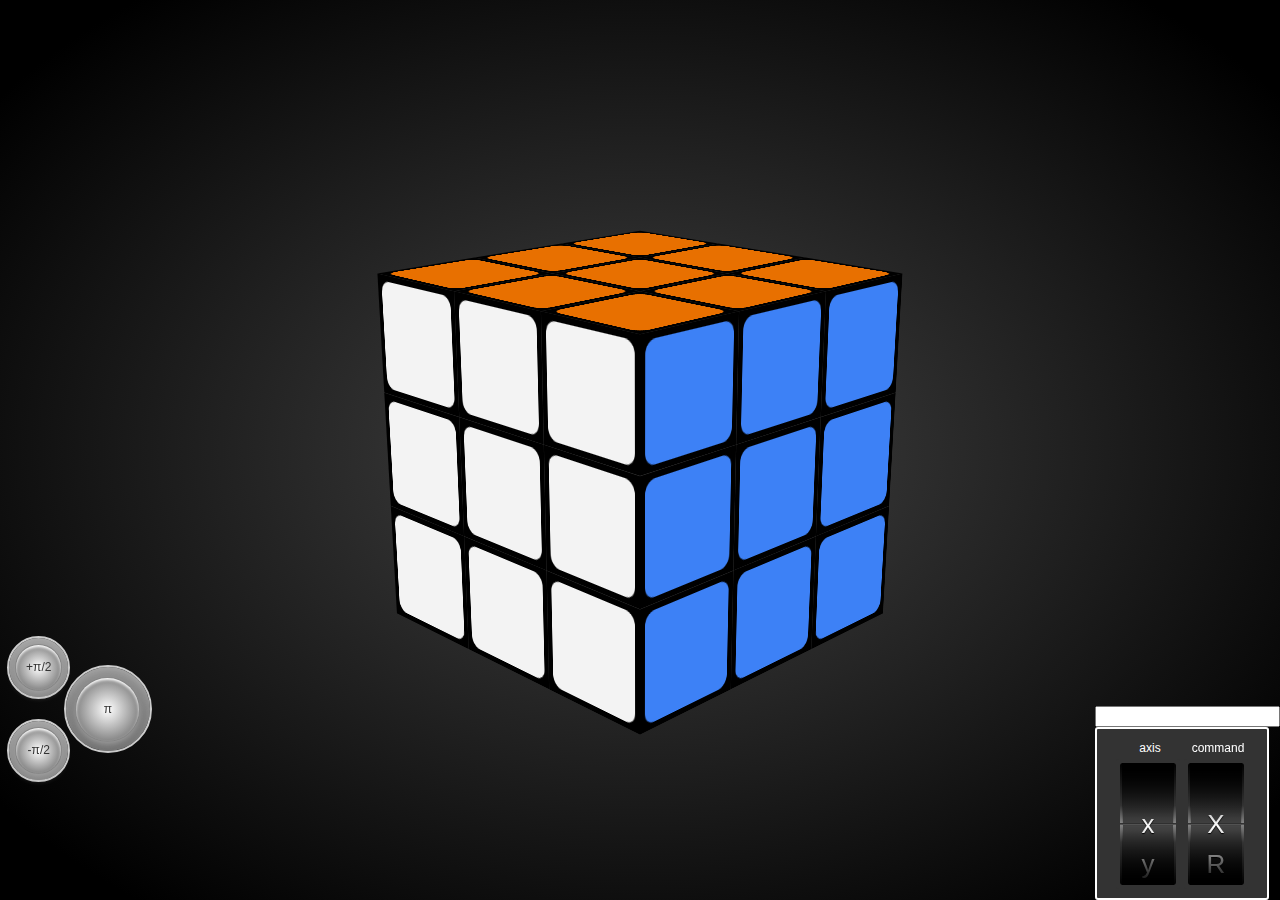
<file: index.html>
<!DOCTYPE html>
<html>
<head>
	<meta http-equiv="Content-Type" content="text/html; charset=UTF-8">
	<meta charset="utf-8">
	<meta name="viewport" content="width=device-width, initial-scale=1, minimum-scale=1, maximum-scale=1, user-scalable=no">
	<meta name="description" content="Rubik’s Cube">
	<meta name="keywords" content="Erno Rubik’s Cube">

	<link rel="stylesheet" type="text/css" href="css/cube.css" />
	<link rel="stylesheet" type="text/css" href="css/base.css" />
    <link rel="stylesheet" type="text/css" href="css/mobiscroll.custom-2.6.2.min.css">
	<link rel="stylesheet" type="text/css" href="css/panel.css" />
	<title>Cuber</title>

	<script charset="utf-8" src="js/tween.min.js"></script>
	<!-- cube source code -->
		<!--  Three.js  -->
		<script charset="utf-8" src="js/Three.js"></script>
		<script charset="utf-8" src="js/EventDispatcher.js"></script>
		<script charset="utf-8" src="js/Math.js"></script>
		<script charset="utf-8" src="js/Quaternion.js"></script>
		<script charset="utf-8" src="js/Vector2.js"></script>
		<script charset="utf-8" src="js/Vector3.js"></script>
		<script charset="utf-8" src="js/Box3.js"></script>
		<script charset="utf-8" src="js/Sphere.js"></script>
		<script charset="utf-8" src="js/Euler.js"></script>
		<script charset="utf-8" src="js/Matrix3.js"></script>
		<script charset="utf-8" src="js/Matrix4.js"></script>
		<script charset="utf-8" src="js/Object3D.js"></script>
		<script charset="utf-8" src="js/Camera.js"></script>
		<script charset="utf-8" src="js/PerspectiveCamera.js"></script>
		<script charset="utf-8" src="js/Ray.js"></script>
		<script charset="utf-8" src="js/Plane.js"></script>


		<!--  Here are the Cube guts. Enjoy.  -->
		<script charset="utf-8" src="js/ERNO.js"></script>
		<script charset="utf-8" src="js/CSS3DRenderer.js"></script>
		<script charset="utf-8" src="js/utils.js"></script>
		<script charset="utf-8" src="js/Number.js"></script>
		<script charset="utf-8" src="js/String.js"></script>
		<script charset="utf-8" src="js/Array.js"></script>
		<script charset="utf-8" src="js/colors.js"></script>
		<script charset="utf-8" src="js/directions.js"></script>
		<script charset="utf-8" src="js/queues.js"></script>
		<script charset="utf-8" src="js/twists.js"></script>
		<script charset="utf-8" src="js/cubelets.js"></script>
		<script charset="utf-8" src="js/groups.js"></script>
		<script charset="utf-8" src="js/slices.js"></script>
		<script charset="utf-8" src="js/folds.js"></script>
		<script charset="utf-8" src="js/projector.js"></script>
		<script charset="utf-8" src="js/interaction.js"></script>
		<script charset="utf-8" src="js/controls.js"></script>
		<script charset="utf-8" src="js/cubes.js"></script>
		<script charset="utf-8" src="js/solvers.js"></script>
		<script charset="utf-8" src="js/renderer.js"></script>
	<!-- implementation -->	
	<script charset="utf-8" src="js/jquery.js"></script>
	<script charset="utf-8" src="js/iecss3d.js"></script>
	<script charset="utf-8" src="js/ierenderer.js"></script>
	<script charset="utf-8" src="js/locked.js"></script>
	<script charset="utf-8" src="js/deviceMotion.js"></script>
	<script charset="utf-8" src="js/main.js"></script>		
    <script charset="utf-8" src="js/mobiscroll.custom-2.6.2.min.js"></script>
    <script charset="UTF-8" src="js/floor_operate.js"></script>
    <script type="text/javascript">
    	
   		document.addEventListener('plusready', function(){
   			//console.log("所有plus api都应该在此事件发生后调用，否则会出现plus is undefined。"
   			
   		});
    </script>
</head>
<body class="graydient">
	<div id="container">
	</div>
	<div id="fail">
		<h1>Sorry,</h1>
		<h2>Cubers broken</h2>
	</div>

	<div id="floor_selector">
		<ul id="select_floor"></ul>
	</div>
	<div id="rotate_factor" class="rorate">
		<span id="simple_rorate" class="simple">
			<a href="javascript:operate(90)">+π/2</a>
			<a href="javascript:operate(-90);">-π/2</a>
		</span>
		<span id="contra_rorate">
			<a href="javascript:operate(180);">π</a>
		</span>
	</div>
</body>
</html>
</file>
<file: css/cube.css>
/************/
   /*          */
  /*   Cube   */
 /*          */
/************/


.cube {
	width:  100%;
	height: 100%;
}


@font-face {

	font-family: "RubikExtended";
	src:
		url( "../media/RubikExtended.ttf"  ) format( "truetype" ),
		url( "../media/RubikExtended.otf"  ) format( "otf" );
	font-weight: normal;
	font-style: normal;
}


/*

	This next bit is just for labeling a Cube's face.

*/
.faceLabel {

	display: none;
	position: absolute;
	font-size: 60px;
	text-align: center;
	font-family: "RubikExtended";
	text-shadow: 0 0 24px rgba( 0, 0, 0, 0.3 );
	color: #FFF;
}





    /****************/
   /*              */
  /*   Cubelets   */
 /*              */
/****************/


.cube .cubelet {

	width:  1em;
	height: 1em;
	position: absolute;
	box-sizing: border-box;
}






    /*********************/
   /*                   */
  /*   Cubelet Faces   */
 /*                   */
/*********************/


/*

	Direction-facing planes of limited size
	that act as containers for content.

*/
.cube /*.cubelet >*/ .face {

	position: absolute;
	width:  1em;
	height: 1em;
	background-color: #000;
	text-align: center;


	-webkit-backface-visibility: hidden;
  	-moz-backface-visibility:    hidden;
  	-o-backface-visibility:      hidden;
  	backface-visibility:         hidden;


  	padding: 0.05em;
  	-moz-box-sizing: border-box;
  	-webkit-box-sizing: border-box;
  	-o-box-sizing: border-box;
  	-ms-box-sizing: border-box;
	box-sizing: border-box;

}



/*

	Extroverted faces have content such as a colored sticker, text, etc.
	They are constantly visible. Meanwhile introverted faces are not
	visible when the cube is an untwisted state. Some introverted walls
	are momentarily visible as the cube twists.

*/
.cube /*.cubelet >*/ .face.faceIntroverted { background-color: #000; }



/*

	Our Cubelet faces are naturally black to match the physical Rubik's Cube.
	Adding or removing the "transparent" class here keeps the position and
	rotation integrity of the face while supporting Group.showPlastics() and
	Group.hidePlastics().

*/
.cube /*.cubelet >*/ .face.faceTransparent { background-color: transparent; }



/*

	Awwww.... Look at da purty colors...

*/
.purty .face { opacity: 0.5; }
.purty .face.faceFront { background-color: #FFF; }
.purty .face.faceUp    { background-color: #E87000; }
.purty .face.faceRight { background-color: #3D81F6; }
.purty .face.faceDown  { background-color: #DC422F; }
.purty .face.faceLeft  { background-color: #009D54; }
.purty .face.faceBack  { background-color: #F5B400; }
/*.purty .face.faceFront { background-color: #CCC; }
.purty .face.faceUp    { background-color: #C30; }
.purty .face.faceRight { background-color: #00A; }
.purty .face.faceDown  { background-color: #C00; }
.purty .face.faceLeft  { background-color: #070; }
.purty .face.faceBack  { background-color: #CB0; }*/






    /****************************/
   /*                          */
  /*   Cubelet Face Content   */
 /*                          */
/****************************/


/*

	WIREFRAMES

	Oddly, we cannot use borders to make our wireframes
	because this will cause a visible oscillation as CSS
	struggles to decide what gets drawn on top.
	Instead we use specially crafted box-shadows.

*/
.cube /*.cubelet > */.face > .wireframe {

	/*box-sizing: border-box;*/
	display: none;
	position: absolute;
	width:  140px;
	height: 140px;
	background-color: rgba( 255, 255, 255, 0.05 );
}


/*

	STICKERS

	About what you'd expect. The default color here
	is full on bright purple (which does not exist
	on an actual Rubik's Cube) so that one can see
	quickly if something's gone wrong with stickers.

*/
.cube .sticker {

	/*position: absolute;*/

	width:  100%;
	height: 100%;
	background-color: #F0F;
	border-radius: 0.1em;
	text-align: center;

}


.cube .sticker.red 		{ background: #DC422F;	}
.cube .sticker.white 	{ background: #F3F3F3;	}
.cube .sticker.blue 	{ background: #3D81F6; 	}
.cube .sticker.green 	{ background: #009D54;	}
.cube .sticker.orange 	{ background: #E87000; 	}
.cube .sticker.yellow 	{ background: #F5B400; 	}

.cube .sticker.stickerLogo {

	background: #F3F3F3 /*url( "../media/rubiksLogoClassic.png" )*/;
	background-size: 100% 100%;
	background-repeat: none;
}




/*

	CUBELET IDs

	Each Cubelet has a unique ID number from 0 to 26.
	We display these mostly for debugging purposes
	as the end user probably doesn't care and/or would
	find this superfluous info confusing.

*/
.cube /*.cubelet >*/ .face > .id {

	display: none;
	position: absolute;
	z-index: 1000;
	width:  90%;
	height: 90%;
	font-size:   1em;
	line-height: 0.9em;
	text-align: center;
	color: #000;

}
.cube /*.cubelet >*/ .face > .id > .underline {

	border-bottom: 1px solid #000;
}
/*

	We want ID numbers displayed on introverted faces to be white,
	but why use #FEFEFE instead of #FFF?
	So we can export as PDF, open up in Adobe Illustrator, select "Same Fill Color"
	and it will exclude our #FFF text nodes!

*/
.cube /*.cubelet > */.face.faceIntroverted > .id {

	color: #FEFEFE;
}
.cube /*.cubelet >*/ .face.faceIntroverted > .id > .underline {

	border-bottom: 1px solid #FEFEFE;
}



/*

	TEXT

	Formerly referred to as "Hero Text", this is the one-character
	display for a Cubelet face.

*/
.cube /*.cubelet >*/ .face > .text {


	display: none;
	position: absolute;
	z-index: 2000;
	width:  100%;
	height: 100%;
	text-align: center;
	color: #FFF;
	font-family: "RubikExtended", sans-serif;
	font-size:   1em;
	line-height: 1em;

	/*-webkit-backface-visibility: hidden;
  	-moz-backface-visibility:    hidden;
  	-o-backface-visibility:      hidden;
  	backface-visibility:         hidden;*/
}
</file>
<file: css/base.css>
/************/
   /*          */
  /*   Base   */
 /*          */
/************/



html, body {
	
	width:  100%;
	height: 100%;
}
body {
	
	background-color: #000;
	vertical-align: top;
	overflow: hidden;
}



body, h1, h2 {

	margin:  0;
	border:  0;
	padding: 0;
	font-family: "Helvetica Neue", Helvetica, Arial, sans-serif;
	font-size:   12px;
	line-height: 15px;
	color: rgba( 255, 255, 255, 0.7 );
}
a {

	color: rgba( 255, 255, 255, 0.7 );
	text-decoration: none;
	border-bottom: 1px dotted #FFF;
}
a:hover {

	color: #FFF;
	border-bottom: 1px solid #FFF;
}
table, td, tr {

	margin: 0;
	border: none;
	border-collapse: collapse;
	padding: 0;
}
.pad {

	padding: 8px;
}
.graydient {

	/* http://www.colorzilla.com/gradient-editor/ */
	background: #000; /* Old browsers */
	background: -moz-radial-gradient(center, ellipse cover,  #444 0%, #000000 90%); /* FF3.6+ */
	background: -webkit-gradient(radial, center center, 0px, center center, 100%, color-stop(0%,#444), color-stop(90%,#000000)); /* Chrome,Safari4+ */
	background: -webkit-radial-gradient(center, ellipse cover,  #444 0%,#000000 90%); /* Chrome10+,Safari5.1+ */
	background: -o-radial-gradient(center, ellipse cover,  #444 0%,#000000 90%); /* Opera 12+ */
	background: -ms-radial-gradient(center, ellipse cover,  #444 0%,#000000 90%); /* IE10+ */
	background: radial-gradient(ellipse at center,  #444 0%,#000000 90%); /* W3C */
	filter: progid:DXImageTransform.Microsoft.gradient( startColorstr='#444444', endColorstr='#000000',GradientType=1 ); /* IE6-9 fallback on horizontal gradient */
}
.heroicRed {

	background-color: #F00;
}



#container{
	width:  100%;
	height: 100%;
}

#fail{

	display: none;
	text-align: center;
	position: absolute;
	top: 50%;
	left: 50%;
	margin-top: -100px;
	margin-left: -250px;
	width: 500px;
	height: 200px;
	overflow: hidden;

}

#fail > h1 { font-size: 6em; line-height: 2em; }
#fail > h2 { font-size: 3em; line-height: 1em; }


@media not screen and (-webkit-transform-3d)
{
	#container{
		visibility: hidden;
	}
	#fail{
		display: block;
	}
}
</file>
<file: css/panel.css>
@media screen and (orientation:portrait){
	#floor_selector, #rotate_factor{
		display: none;
	}
}
#floor_selector {
	position: absolute;
	right: 0;
	bottom: 0;
}

#rotate_factor{
	position: absolute;
	bottom: 10%;
}

.rorate span{
  display: inline-block;
  vertical-align: middle;
}

.rorate a:link, .rorate a:visited {
  display: block;
  text-decoration: none;
  background-color: #f7f7f7;
  background-image: -webkit-gradient(linear, left top, left bottom, from(#f7f7f7), to(#e7e7e7));
  background-image: -webkit-radial-gradient(#fff, #555); 
  background-image: -moz-radial-gradient(#f7f7f7, #e7e7e7); 
  background-image: -ms-radial-gradient(#f7f7f7, #e7e7e7); 
  background-image: -o-radial-gradient(#f7f7f7, #e7e7e7); 
  color: #333;
  margin: 36px;
  width: 63px;
  height: 63px;
  position: relative;
  text-align: center;
  line-height: 63px;
  border-radius: 50%;
  box-shadow: 0px 3px 8px #aaa, inset 0px 2px 3px #fff;
  border: solid 1px transparent;
}
.rorate a:before {
  content: "";
  display: block;
  /*background: #fff;*/
  border: 2px solid #ccc;
  position: absolute;
  top: -20%;
  left: -20%;
  bottom: -20%;
  right: -20%;
  z-index: -1;
  border-radius: 50%;
  box-shadow: inset 0px 8px 48px #ddd;
}
.rorate a:active {
  /*box-shadow: none;*/
  border: solid 1px #d0d0d0;
  background-image: -webkit-radial-gradient(#fff, #888); 
  background-image: -moz-radial-gradient(#f7f7f7, #e7e7e7); 
  background-image: -ms-radial-gradient(#f7f7f7, #e7e7e7); 
  background-image: -o-radial-gradient(#f7f7f7, #e7e7e7); 
}

.simple a:link, .simple a:visited{
	width: 45px;
	height: 45px;
	line-height: 45px;
}

#simple_rorate{
	position: relative;
	left: -8%;
}
#contra_rorate {
	position: relative;
	left: -32%;
}
</file>
<file: css/mobiscroll.custom-2.6.2.min.css>
.dw{position:absolute;top:5%;left:0;z-index:1001;color:#000;font-family:arial,verdana,sans-serif;font-size:12px;text-shadow:none;box-sizing:border-box;-webkit-box-sizing:border-box;-moz-box-sizing:border-box;-webkit-user-select:none;-moz-user-select:none;-ms-user-select:none;-ms-touch-action:none;-webkit-tap-highlight-color:rgba(0,0,0,0);-webkit-backface-visibility:hidden}.dwi{position:static;display:inline-block}.dwwr{min-width:170px;zoom:1;padding:0 10px;text-align:center}.dw-persp,.dwo{width:100%;height:100%;position:absolute;top:0;left:0;z-index:1001}.dwo{background:#000;opacity:.7;filter:Alpha(Opacity=70)}.dw-bubble .dw{margin:20px 0}.dw-bubble .dw-arrw{position:absolute;left:0;width:100%}.dw-bubble-top .dw-arrw{bottom:-36px}.dw-bubble-bottom .dw-arrw{top:-36px}.dw-bubble .dw-arrw-i{margin:0 30px;position:relative;height:36px}.dw-bubble .dw-arr{display:block}.dw-arr{display:none;position:absolute;left:0;width:0;height:0;border-width:18px 18px;border-style:solid;margin-left:-18px}.dw-bubble-bottom .dw-arr{top:0;border-color:transparent transparent #fff transparent}.dw-bubble-top .dw-arr{bottom:0;border-color:#fff transparent transparent transparent}.dwc{padding:30px 2px 5px 2px;display:inline-block}.dwl{text-align:center;line-height:30px;height:30px;white-space:nowrap;position:absolute;top:-30px;width:100%}.dwv{padding:10px 0;border-bottom:1px solid #000}.dw-hidden{width:0;height:0;margin:0;padding:0;border:0;overflow:hidden}.dwrc{-webkit-border-radius:3px;border-radius:3px}.dwwc{margin:0;padding:0 2px;position:relative;background:#000;zoom:1}.dwwl{margin:4px 2px;padding:0 2px;position:relative;z-index:5}.dwww{position:relative;padding:1px}.dww{overflow:hidden;position:relative;z-index:2}.dw-moz .dww{opacity:.99}.dwsc .dwwl{background:#888;background:linear-gradient(#000 0,#333 35%,#888 50%,#333 65%,#000 100%);background:-webkit-gradient(linear,left bottom,left top,from(#000),color-stop(0.35,#333),color-stop(0.50,#888),color-stop(0.65,#333),to(#000));background:-webkit-linear-gradient(#000 0,#333 35%,#888 50%,#333 65%,#000 100%);background:-moz-linear-gradient(#000 0,#333 35%,#888 50%,#333 65%,#000 100%)}.dwsc .dww{color:#fff;background:#444;background:linear-gradient(#000 0,#444 45%,#444 55%,#000 100%);background:-webkit-gradient(linear,left bottom,left top,from(#000),color-stop(0.45,#444),color-stop(0.55,#444),to(#000));background:-webkit-linear-gradient(#000 0,#444 45%,#444 55%,#000 100%);background:-moz-linear-gradient(#000 0,#444 45%,#444 55%,#000 100%)}.dw-bf{-webkit-perspective:1000;-webkit-backface-visibility:hidden}.dw-ul{position:relative;z-index:2}.dw-li{padding:0 5px;display:block;text-align:center;line-height:40px;font-size:26px;white-space:nowrap;text-shadow:0 1px 1px #000;vertical-align:bottom;opacity:.3;filter:Alpha(Opacity=30)}.dw-li.dw-hl{background:#fff;background:rgba(255,255,255,.3)}.dw-li.dw-v{opacity:1;filter:Alpha(Opacity=100)}.dw-li.dw-h{visibility:hidden}.dw-i{position:relative;height:100%}.dwwb{position:absolute;z-index:4;left:0;cursor:pointer;width:100%;height:40px;text-align:center;opacity:1;transition:opacity .2s linear;-webkit-transition:opacity .2s linear}.dwa .dwwb{opacity:0}.dwwbp{top:0;-webkit-border-radius:3px 3px 0 0;border-radius:3px 3px 0 0;font-size:40px}.dwwbm{bottom:0;-webkit-border-radius:0 0 3px 3px;border-radius:0 0 3px 3px;font-size:32px;font-weight:bold}.dwpm .dwwc{background:transparent}.dwpm .dwwl{padding:0}.dwpm .dw-li{text-shadow:none}.dwpm .dwwol{display:none}.dwwo{position:absolute;z-index:3;top:0;left:0;width:100%;height:100%;background:linear-gradient(#000 0,rgba(44,44,44,0) 52%,rgba(44,44,44,0) 48%,#000 100%);background:-webkit-gradient(linear,left bottom,left top,from(#000),color-stop(0.52,rgba(44,44,44,0)),color-stop(0.48,rgba(44,44,44,0)),to(#000));background:-webkit-linear-gradient(#000 0,rgba(44,44,44,0) 52%,rgba(44,44,44,0) 48%,#000 100%);background:-moz-linear-gradient(#000 0,rgba(44,44,44,0) 52%,rgba(44,44,44,0) 48%,#000 100%);pointer-events:none}.dwwol{position:absolute;z-index:1;top:50%;left:0;width:100%;height:0;margin-top:-1px;border-top:1px solid #333;border-bottom:1px solid #555;pointer-events:none}.dwbg .dwb{cursor:pointer;overflow:hidden;display:block;height:40px;line-height:40px;padding:0 15px;margin:0 2px;font-size:14px;font-weight:bold;text-decoration:none;text-shadow:0 -1px 1px #000;border-radius:5px;box-shadow:0 1px 3px rgba(0,0,0,0.5);color:#fff;background:#000;background:linear-gradient(#6e6e6e 50%,#000 50%);background:-webkit-gradient(linear,left bottom,left top,color-stop(0.5,#000),color-stop(0.5,#6e6e6e));background:-webkit-linear-gradient(#6e6e6e 50%,#000 50%);background:-moz-linear-gradient(#6e6e6e 50%,#000 50%);white-space:nowrap;text-overflow:ellipsis;-webkit-box-shadow:0 1px 3px rgba(0,0,0,0.5);-webkit-border-radius:5px;-webkit-backface-visibility:hidden}.dwbc{padding:5px 0;text-align:center}.dwbw{display:inline-block;width:50%;position:relative;z-index:5}.dwbc-p .dwbw{width:33.33%}.dwhl{padding-top:10px}.dwhl .dwl{display:none}.dwms .dwwms .dw-li{padding:0 40px;position:relative}.dwms .dw-msel:after{width:40px;text-align:center;position:absolute;top:0;left:0;content:'✔'}.dwbg{background:#fff;border-radius:3px;-webkit-border-radius:3px}.dwbg .dwpm .dwwl{border:1px solid #aaa}.dwbg .dwpm .dww{color:#000;background:#fff;-webkit-border-radius:3px}.dwbg .dwwb{background:#ccc;color:#888;text-shadow:0 -1px 1px #333;box-shadow:0 0 5px #333;-webkit-box-shadow:0 0 5px #333}.dwbg .dwwbp{background:linear-gradient(#f7f7f7,#bdbdbd);background:-webkit-gradient(linear,left bottom,left top,from(#bdbdbd),to(#f7f7f7));background:-webkit-linear-gradient(#f7f7f7,#bdbdbd);background:-moz-linear-gradient(#f7f7f7,#bdbdbd)}.dwbg .dwwbm{background:linear-gradient(#bdbdbd,#f7f7f7);background:-webkit-gradient(linear,left bottom,left top,from(#f7f7f7),to(#bdbdbd));background:-webkit-linear-gradient(#bdbdbd,#f7f7f7);background:-moz-linear-gradient(#bdbdbd,#f7f7f7)}.dwbg .dwbc{font-size:0}.dwbg .dwb-a{background:#3c7500;background:linear-gradient(#94c840 50%,#3c7500 50%);background:-webkit-gradient(linear,left bottom,left top,color-stop(0.5,#3c7500),color-stop(0.5,#94c840));background:-webkit-linear-gradient(#94c840 50%,#3c7500 50%);background:-moz-linear-gradient(#94c840 50%,#3c7500 50%)}.dwbg .dwwl .dwb-a{background:#3c7500;background:linear-gradient(#94c840,#3c7500);background:-webkit-gradient(linear,left bottom,left top,from(#3c7500),to(#94c840));background:-webkit-linear-gradient(#94c840,#3c7500);background:-moz-linear-gradient(#94c840,#3c7500)}.dw-trans .dw-persp{overflow:hidden;perspective:1000px;-webkit-perspective:1000px;-moz-perspective:1000px}.dw-trans .dwwb,.dw-trans .dwwo{-webkit-backface-visibility:hidden}.dw-in,.dw-out{animation-duration:350ms;-webkit-animation-duration:350ms;-moz-animation-duration:350ms}.dw-in{animation-timing-function:ease-out;-webkit-animation-timing-function:ease-out;-moz-animation-timing-function:ease-out}.dw-out{animation-timing-function:ease-in;-webkit-animation-timing-function:ease-in;-moz-animation-timing-function:ease-in}.dw-flip,.dw-swing,.dw-slidehorizontal,.dw-slidevertical,.dw-slidedown,.dw-slideup,.dw-fade{backface-visibility:hidden;transform:translateX(0);-webkit-backface-visibility:hidden;-webkit-transform:translateX(0);-moz-backface-visibility:hidden;-moz-transform:translateX(0)}.dw-swing,.dw-slidehorizontal,.dw-slidevertical,.dw-slidedown,.dw-slideup,.dw-fade{transform-origin:0 0;-webkit-transform-origin:0 0;-moz-transform-origin:0 0}.dw-flip,.dw-pop{transform-origin:50% 50%;-webkit-transform-origin:50% 50%;-moz-transform-origin:50% 50%}.dw-pop.dw-in{opacity:1;transform:scale(1);animation-name:dw-p-in;-webkit-animation-name:dw-p-in;-webkit-transform:scale(1);-moz-animation-name:dw-p-in;-moz-transform:scale(1)}.dw-pop.dw-out{opacity:0;animation-name:dw-p-out;-webkit-animation-name:dw-p-out;-moz-animation-name:dw-p-out}.dw-flip.dw-in{opacity:1;transform:scale(1);animation-name:dw-fl-in;-webkit-animation-name:dw-fl-in;-webkit-transform:scale(1);-moz-animation-name:dw-fl-in;-moz-transform:scale(1)}.dw-flip.dw-out{opacity:0;animation-name:dw-fl-out;-webkit-animation-name:dw-fl-out;-moz-animation-name:dw-fl-out}.dw-swing.dw-in{opacity:1;transform:scale(1);animation-name:dw-sw-in;-webkit-animation-name:dw-sw-in;-webkit-transform:scale(1);-moz-animation-name:dw-sw-in;-moz-transform:scale(1)}.dw-swing.dw-out{opacity:0;animation-name:dw-sw-out;-webkit-animation-name:dw-sw-out;-moz-animation-name:dw-sw-out}.dw-slidehorizontal.dw-in{opacity:1;transform:scale(1);animation-name:dw-sh-in;-webkit-animation-name:dw-sh-in;-webkit-transform:scale(1);-moz-animation-name:dw-sh-in;-moz-transform:scale(1)}.dw-slidehorizontal.dw-out{opacity:0;animation-name:dw-sh-out;-webkit-animation-name:dw-sh-out;-moz-animation-name:dw-sh-out}.dw-slidevertical.dw-in{opacity:1;animation-name:dw-dw-sv-in;transform:scale(1);-webkit-animation-name:dw-dw-sv-in;-webkit-transform:scale(1);-moz-animation-name:dw-dw-sv-in;-moz-transform:scale(1)}.dw-slidevertical.dw-out{opacity:0;animation-name:dw-sv-out;-webkit-animation-name:dw-sv-out;-moz-animation-name:dw-sv-out}.dw-slidedown.dw-in{animation-name:dw-sd-in;transform:scale(1);-webkit-animation-name:dw-sd-in;-webkit-transform:scale(1);-moz-animation-name:dw-sd-in;-moz-transform:scale(1)}.dw-slidedown.dw-out{animation-name:dw-sd-out;-webkit-animation-name:dw-sd-out;-webkit-transform:translateY(-100%);-moz-animation-name:dw-sd-out;-moz-transform:translateY(-100%)}.dw-slideup.dw-in{transform:scale(1);animation-name:dw-su-in;-webkit-animation-name:dw-su-in;-webkit-transform:scale(1);-moz-animation-name:dw-su-in;-moz-transform:scale(1)}.dw-slideup.dw-out{animation-name:dw-su-out;-webkit-animation-name:dw-su-out;-webkit-transform:translateY(100%);-moz-animation-name:dw-su-out;-moz-transform:translateY(100%)}.dw-fade.dw-in{opacity:1;animation-name:dw-f-in;-webkit-animation-name:dw-f-in;-moz-animation-name:dw-f-in}.dw-fade.dw-out{opacity:0;animation-name:dw-f-out;-webkit-animation-name:dw-f-out;-moz-animation-name:dw-f-out}@keyframes dw-f-in{from{opacity:0}to{opacity:1}}@-webkit-keyframes dw-f-in{from{opacity:0}to{opacity:1}}@-moz-keyframes dw-f-in{from{opacity:0}to{opacity:1}}@keyframes dw-f-out{from{opacity:1}to{opacity:0}}@-webkit-keyframes dw-f-out{from{opacity:1}to{opacity:0}}@-moz-keyframes dw-f-out{from{opacity:1}to{opacity:0}}@keyframes dw-p-in{from{opacity:0;transform:scale(0.8)}to{opacity:1;transform:scale(1)}}@-webkit-keyframes dw-p-in{from{opacity:0;-webkit-transform:scale(0.8)}to{opacity:1;-webkit-transform:scale(1)}}@-moz-keyframes dw-p-in{from{opacity:0;-moz-transform:scale(0.8)}to{opacity:1;-moz-transform:scale(1)}}@keyframes dw-p-out{from{opacity:1;transform:scale(1)}to{opacity:0;transform:scale(0.8)}}@-webkit-keyframes dw-p-out{from{opacity:1;-webkit-transform:scale(1)}to{opacity:0;-webkit-transform:scale(0.8)}}@-moz-keyframes dw-p-out{from{opacity:1;-moz-transform:scale(1)}to{opacity:0;-moz-transform:scale(0.8)}}@keyframes dw-fl-in{from{opacity:0;transform:rotateY(90deg)}to{opacity:1;transform:rotateY(0)}}@-webkit-keyframes dw-fl-in{from{opacity:0;-webkit-transform:rotateY(90deg)}to{opacity:1;-webkit-transform:rotateY(0)}}@-moz-keyframes dw-fl-in{from{opacity:0;-moz-transform:rotateY(90deg)}to{opacity:1;-moz-transform:rotateY(0)}}@keyframes dw-fl-out{from{opacity:1;transform:rotateY(0deg)}to{opacity:0;transform:rotateY(-90deg)}}@-webkit-keyframes dw-fl-out{from{opacity:1;-webkit-transform:rotateY(0deg)}to{opacity:0;-webkit-transform:rotateY(-90deg)}}@-moz-keyframes dw-fl-out{from{opacity:1;-moz-transform:rotateY(0deg)}to{opacity:0;-moz-transform:rotateY(-90deg)}}@keyframes dw-sw-in{from{opacity:0;transform:rotateY(-90deg)}to{opacity:1;transform:rotateY(0deg)}}@-webkit-keyframes dw-sw-in{from{opacity:0;-webkit-transform:rotateY(-90deg)}to{opacity:1;-webkit-transform:rotateY(0deg)}}@-moz-keyframes dw-sw-in{from{opacity:0;-moz-transform:rotateY(-90deg)}to{opacity:1;-moz-transform:rotateY(0deg)}}@keyframes dw-sw-out{from{opacity:1;transform:rotateY(0deg)}to{opacity:0;transform:rotateY(-90deg)}}@-webkit-keyframes dw-sw-out{from{opacity:1;-webkit-transform:rotateY(0deg)}to{opacity:0;-webkit-transform:rotateY(-90deg)}}@-moz-keyframes dw-sw-out{from{opacity:1;-moz-transform:rotateY(0deg)}to{opacity:0;-moz-transform:rotateY(-90deg)}}@keyframes dw-sh-in{from{opacity:0;transform:translateX(-100%)}to{opacity:1;transform:translateX(0)}}@-webkit-keyframes dw-sh-in{from{opacity:0;-webkit-transform:translateX(-100%)}to{opacity:1;-webkit-transform:translateX(0)}}@-moz-keyframes dw-sh-in{from{opacity:0;-moz-transform:translateX(-100%)}to{opacity:1;-moz-transform:translateX(0)}}@keyframes dw-sh-out{from{opacity:1;transform:translateX(0)}to{opacity:0;transform:translateX(100%)}}@-webkit-keyframes dw-sh-out{from{opacity:1;-webkit-transform:translateX(0)}to{opacity:0;-webkit-transform:translateX(100%)}}@-moz-keyframes dw-sh-out{from{opacity:1;-moz-transform:translateX(0)}to{opacity:0;-moz-transform:translateX(100%)}}@keyframes dw-dw-sv-in{from{opacity:0;transform:translateY(-100%)}to{opacity:1;transform:translateY(0)}}@-webkit-keyframes dw-dw-sv-in{from{opacity:0;-webkit-transform:translateY(-100%)}to{opacity:1;-webkit-transform:translateY(0)}}@-moz-keyframes dw-dw-sv-in{from{opacity:0;-moz-transform:translateY(-100%)}to{opacity:1;-moz-transform:translateY(0)}}@keyframes dw-sv-out{from{opacity:1;transform:translateY(0)}to{opacity:0;transform:translateY(100%)}}@-webkit-keyframes dw-sv-out{from{opacity:1;-webkit-transform:translateY(0)}to{opacity:0;-webkit-transform:translateY(100%)}}@-moz-keyframes dw-sv-out{from{opacity:1;-moz-transform:translateY(0)}to{opacity:0;-moz-transform:translateY(100%)}}@keyframes dw-sd-in{from{transform:translateY(-100%)}to{transform:translateY(0)}}@-webkit-keyframes dw-sd-in{from{opacity:1;-webkit-transform:translateY(-100%)}to{opacity:1;-webkit-transform:translateY(0)}}@-moz-keyframes dw-sd-in{from{-moz-transform:translateY(-100%)}to{-moz-transform:translateY(0)}}@keyframes dw-sd-out{from{transform:translateY(0)}to{transform:translateY(-100%)}}@-webkit-keyframes dw-sd-out{from{opacity:1;-webkit-transform:translateY(0)}to{opacity:1;-webkit-transform:translateY(-100%)}}@-moz-keyframes dw-sd-out{from{-moz-transform:translateY(0)}to{-moz-transform:translateY(-100%)}}@keyframes dw-su-in{from{transform:translateY(100%)}to{transform:translateY(0)}}@-webkit-keyframes dw-su-in{from{opacity:1;-webkit-transform:translateY(100%)}to{opacity:1;-webkit-transform:translateY(0)}}@-moz-keyframes dw-su-in{from{-moz-transform:translateY(100%)}to{-moz-transform:translateY(0)}}@keyframes dw-su-out{from{transform:translateY(0)}to{transform:translateY(100%)}}@-webkit-keyframes dw-su-out{from{opacity:1;-webkit-transform:translateY(0)}to{opacity:1;-webkit-transform:translateY(100%)}}@-moz-keyframes dw-su-out{from{-moz-transform:translateY(0)}to{-moz-transform:translateY(100%)}}.android .dw{padding:0;background:#000;border:2px solid #555;color:#fff}.android .dwv{padding:10px;border-bottom:1px solid #333}.android .dwwr{padding:0}.android .dww{top:0}.android .dwwc{background:#000}.android .dw .dwpm .dww,.android .dw .dwpm .dwwl{border:0;background:#fff}.android .dw .dwpm .dww{margin:0}.android .dwpm .dww .dw-li{color:#000;text-shadow:none}.android .dwbc{padding:5px 1px;background:#9c9c9c}.android .dw .dwb{margin:0 5px;background:#ccc;background:linear-gradient(#eee,#ccc);background:-webkit-gradient(linear,left bottom,left top,from(#ccc),to(#eee));background:-moz-linear-gradient(#eee,#ccc);background:-o-linear-gradient(#eee,#ccc);color:#000;font-weight:normal;text-shadow:none;border-radius:0;-moz-border-radius:0;-webkit-border-radius:0}.android .dw .dwb-a,.android .dw .dwwl .dwb-a{background:#ffb25a;background:linear-gradient(#ffb25a,#ef6100);background:-webkit-gradient(linear,left bottom,left top,from(#ef6100),to(#ffb25a));background:-moz-linear-gradient(#ffb25a,#ef6100);background:-o-linear-gradient(#ffb25a,#ef6100)}.android .dw-bubble-bottom .dw-arr{border-color:transparent transparent #000 transparent}.android .dw-bubble-top .dw-arr{border-color:#9c9c9c transparent transparent transparent}.android.dw-top .dw,.android.dw-bottom .dw{border-right:0;border-left:0}.android.dw-top .dw{border-top:0}.android.dw-bottom .dw{border-bottom:0}.android-ics .dw{padding:0;color:#31b6e7;background:#292829}.android-ics .dw .dwwc,.android-ics .dw .dwwl,.android-ics .dw .dww,.android-ics .dw .dwb,.android-ics .dw .dwpm .dww{background:0}.android-ics .dwwr{padding:0}.android-ics .dwc{padding:30px 10px 1px 10px}.android-ics .dwhl{padding:1px 10px}.android-ics .dwv{height:36px;line-height:36px;padding:0;border-bottom:2px solid #31b6e7;font-size:18px}.android-ics .dwwl{margin:0 2px}.android-ics .dww,.android-ics .dw .dwpm .dwwl,.android-ics .dw .dwpm .dww{border:0}.android-ics .dww .dw-li{color:#fff;font-size:18px;text-shadow:none}.android-ics .dww .dw-li.dw-hl{background:#31b6e7;background:rgba(49,182,231,.5)}.android-ics .dwwo{background:linear-gradient(#282828 0,rgba(40,40,40,0) 52%,rgba(40,40,40,0) 48%,#282828 100%);background:-webkit-gradient(linear,left bottom,left top,from(#282828),color-stop(0.52,rgba(40,40,40,0)),color-stop(0.48,rgba(40,40,40,0)),to(#282828));background:-moz-linear-gradient(#282828 0,rgba(40,40,40,0) 52%,rgba(40,40,40,0) 48%,#282828 100%);background:-o-linear-gradient(#282828 0,rgba(40,40,40,0) 52%,rgba(40,40,40,0) 48%,#282828 100%)}.android-ics .dw .dwwb{background:#292829;box-shadow:none;-webkit-box-shadow:none}.android-ics .dwwb span{display:none}.android-ics .dwwb:after{position:absolute;top:50%;left:50%;margin-top:-8px;margin-left:-8px;color:#7e7e7e;width:0;height:0;border-width:8px;border-style:solid;content:''}.android-ics .dwwbm{top:0;bottom:auto}.android-ics .dwwbp{bottom:0;top:auto}.android-ics .dwwbm:after{border-color:transparent transparent #7e7e7e transparent}.android-ics .dwwbp:after{border-color:#7e7e7e transparent transparent transparent}.android-ics .dw .dwwl .dwb-a{background:#292829}.android-ics .dwwbm.dwb-a:after{border-color:transparent transparent #319abd transparent}.android-ics .dwwbp.dwb-a:after{border-color:#319abd transparent transparent transparent}.android-ics .dw .dwwol{width:60%;left:20%;height:36px;border-top:2px solid #31b6e7;border-bottom:2px solid #31b6e7;margin-top:-20px;display:block}.android-ics .dwbc{border-top:1px solid #424542;padding:0}.android-ics .dw .dwb{height:36px;line-height:36px;padding:0;margin:0;font-weight:normal;text-shadow:none;box-shadow:none;border-radius:0;-webkit-border-radius:0;-webkit-box-shadow:none}.android-ics .dw .dwb-a{background:#29799c}.android-ics .dwb-s .dwb,.android-ics .dwb-n .dwb{border-right:1px solid #424542}.android-ics.dw-bottom .dw,.android-ics.dw-top .dw{border-radius:0;-webkit-border-radius:0}.android-ics .dwwms .dwwol{display:none}.android-ics .dwwms .dw-li{padding-left:5px;padding-right:36px}.android-ics .dwwms .dw-li:after{content:'';position:absolute;top:50%;left:auto;right:10px;width:14px;height:14px;margin-top:-9px;color:#31b6e7;line-height:14px;border:1px solid #424542;text-shadow:0 0 5px #29799c}.android-ics .dwwms .dw-msel:after{content:'✔'}.android-ics.light .dw{background:#f5f5f5}.android-ics.light .dww .dw-li{color:#000}.android-ics.light .dwwo{background:linear-gradient(#f5f5f5 0,rgba(245,245,245,0) 52%,rgba(245,245,245,0) 48%,#f5f5f5 100%);background:-webkit-gradient(linear,left bottom,left top,from(#f5f5f5),color-stop(0.52,rgba(245,245,245,0)),color-stop(0.48,rgba(245,245,245,0)),to(#f5f5f5));background:-moz-linear-gradient(#f5f5f5 0,rgba(245,245,245,0) 52%,rgba(245,245,245,0) 48%,#f5f5f5 100%);background:-o-linear-gradient(#f5f5f5 0,rgba(245,245,245,0) 52%,rgba(245,245,245,0) 48%,#f5f5f5 100%)}.android-ics.light .dw .dwwb{background:#f5f5f5;color:#f5f5f5}.android-ics.light .dwbc{border-top:1px solid #dbdbdb}.android-ics.light .dwb{color:#000}.android-ics.light .dwb-a{color:#fff}.android-ics.light .dwb-s .dwb,.android-ics.light .dwb-n .dwb{border-right:1px solid #dbdbdb}.android-ics .dw-bubble-bottom .dw-arr{border-color:transparent transparent #292829 transparent}.android-ics .dw-bubble-top .dw-arr{border-color:#292829 transparent transparent transparent}.android-ics.light .dw-bubble-bottom .dw-arr{border-color:transparent transparent #f5f5f5 transparent}.android-ics.light .dw-bubble-top .dw-arr{border-color:#f5f5f5 transparent transparent transparent}.android-ics.light .dwwms .dw-li:after{text-shadow:0 0 5px #31b6e7}.ios .dw{min-width:134px;padding:0;border:1px solid #2d3034;background:0;color:#fff;border-radius:0;-webkit-border-radius:0}.ios .dwo{background:0}.ios .dwwr{position:relative;margin-top:40px;background:#50515d;background:linear-gradient(#9f9fa6,#484a55 50%,#272836 50%,#282a39);background:-webkit-gradient(linear,left top,left bottom,from(#9f9fa6),color-stop(0.5,#484a55),color-stop(0.5,#272836),to(#282a39));background:-webkit-linear-gradient(#9f9fa6,#484a55 50%,#272836 50%,#282a39);background:-moz-linear-gradient(#9f9fa6,#484a55 50%,#272836 50%,#282a39)}.ios .dwi .dwwr{margin-top:0}.ios .dwv{width:0;height:0;margin:0;padding:0;border:0;overflow:hidden}.ios .dwc{padding:30px 2px;margin:0}.ios .dwhl{padding:10px 2px}.ios .dwwc{background:transparent}.ios .dwwl{margin:4px 0;border-left:1px solid #000;border-right:1px solid #000;background:#cbcce0;background:linear-gradient(#2c2c38 0,#cbcce0 35%,#cbcce0 65%,#2c2c38 100%);background:-webkit-gradient(linear,left bottom,left top,from(#2c2c38),color-stop(0.35,#cbcce0),color-stop(0.65,#cbcce0),to(#2c2c38));background:-webkit-linear-gradient(#2c2c38 0,#cbcce0 35%,#cbcce0 65%,#2c2c38 100%);background:-moz-linear-gradient(#2c2c38 0,#cbcce0 35%,#cbcce0 65%,#2c2c38 100%);box-shadow:0 1px 1px rgba(255,255,255,0.3);-webkit-box-shadow:0 1px 1px rgba(255,255,255,0.3)}.ios td:first-child .dwwl{border-top-left-radius:3px;border-bottom-left-radius:3px;-webkit-border-top-left-radius:3px;-webkit-border-bottom-left-radius:3px}.ios td:last-child .dwwl{border-top-right-radius:3px;border-bottom-right-radius:3px;-webkit-border-top-right-radius:3px;-webkit-border-bottom-right-radius:3px}.ios .dwsc .dwwl{border-radius:0;-webkit-border-radius:0}.ios .dwsc .dww{background:#fff;background:linear-gradient(#333 0,#999 10%,#fff 30%,#fff 70%,#999 90%,#333 100%);background:-webkit-gradient(linear,left bottom,left top,from(#333),color-stop(0.10,#999),color-stop(0.30,#fff),color-stop(0.70,#fff),color-stop(0.90,#999),to(#333));background:-webkit-linear-gradient(#333 0,#999 10%,#fff 30%,#fff 70%,#999 90%,#333 100%);background:-moz-linear-gradient(#333 0,#999 10%,#fff 30%,#fff 70%,#999 90%,#333 100%);border-radius:0;-webkit-border-radius:0}.ios .dw .dwpm .dww{background:linear-gradient(#333,#fff 48%,#fff 52%,#333);background:-webkit-gradient(linear,left bottom,left top,from(#333),color-stop(0.48,#fff),color-stop(0.52,#fff),to(#333));background:-webkit-linear-gradient(#333 0,#fff 48%,#fff 52%,#333 100%);background:-moz-linear-gradient(#333 0,#fff 48%,#fff 52%,#333 100%)}.ios .dw .dwpm .dwwl{margin:4px 2px;border:1px solid #000}.ios .dw .dwpm .dww{margin:0;border:0}.ios .dww .dw-li{color:#000;font-size:20px;font-weight:bold;text-align:right;text-shadow:none}.ios .dww .dw-li.dw-hl{background:linear-gradient(#0288f3,#005de6);background:-webkit-gradient(linear,left bottom,left top,from(#0288f3),to(#005de6));background:-webkit-linear-gradient(#0288f3,#005de6);background:-moz-linear-gradient(#0288f3,#005de6);color:#fff}.ios .dwwo{background:linear-gradient(#333 0,rgba(153,153,153,0) 10%,rgba(153,153,153,0) 90%,#333 100%);background:-webkit-gradient(linear,left bottom,left top,from(#333),color-stop(0.1,rgba(153,153,153,0)),color-stop(0.9,rgba(153,153,153,0)),to(#333));background:-webkit-linear-gradient(#333 0,rgba(153,153,153,0) 10%,rgba(153,153,153,0) 90%,#333 100%);background:-moz-linear-gradient(#333 0,rgba(153,153,153,0) 10%,rgba(153,153,153,0) 90%,#333 100%)}.ios .dwwol{height:28px;padding:1px;margin-top:-16px;border-color:#7b8699;background:#6f75b0;background:linear-gradient(rgba(151,157,197,0.5) 50%,rgba(111,117,176,0.5) 50%);background:-webkit-gradient(linear,left bottom,left top,color-stop(0.5,rgba(111,117,176,0.5)),color-stop(0.5,rgba(151,157,197,0.5)));background:-webkit-linear-gradient(rgba(151,157,197,0.5) 50%,rgba(111,117,176,0.5) 50%);background:-moz-linear-gradient(rgba(151,157,197,0.5) 50%,rgba(111,117,176,0.5) 50%);z-index:10;left:-1px;box-shadow:0 1px 3px rgba(0,0,0,0.5);-webkit-box-shadow:0 1px 3px rgba(0,0,0,0.5);filter:alpha(opacity=50)}.ios .dww .dwwol{display:none}.ios .dw .dwbc{position:absolute;top:-40px;left:0;width:100%;height:28px;padding:5px 0;background:#454545;background:linear-gradient(rgba(69,69,69,0.7),rgba(37,37,37,0.7) 50%,rgba(16,16,16,0.7) 50%,rgba(0,0,0,0.7));background:-webkit-gradient(linear,left top,left bottom,from(rgba(69,69,69,0.7)),color-stop(0.5,rgba(37,37,37,0.7)),color-stop(0.5,rgba(16,16,16,0.7)),to(rgba(0,0,0,0.7)));background:-webkit-linear-gradient(rgba(69,69,69,0.7),rgba(37,37,37,0.7) 50%,rgba(16,16,16,0.7) 50%,rgba(0,0,0,0.7));background:-moz-linear-gradient(rgba(69,69,69,0.7),rgba(37,37,37,0.7) 50%,rgba(16,16,16,0.7) 50%,rgba(0,0,0,0.7));border-bottom:1px solid #888;border-bottom:1px solid rgba(255,255,255,0.5);border-top:1px solid #888;border-top:1px solid rgba(255,255,255,0.5)}.ios .dw .dwb{margin:0 5px;padding:0 10px;display:inline-block;font-size:12px;height:26px;line-height:26px;border:1px solid #1f1f1f;background:#1a1a1a;background:linear-gradient(#7b7b7b,#1a1a1a 50%,#000 50%);background:-webkit-gradient(linear,left top,left bottom,from(#7b7b7b),color-stop(0.5,#1a1a1a),color-stop(0.5,#000));background:-webkit-linear-gradient(#7b7b7b,#1a1a1a 50%,#000 50%);background:-moz-linear-gradient(#7b7b7b,#1a1a1a 50%,#000 50%);box-shadow:0 1px 0 rgba(255,255,255,0.3);-webkit-box-shadow:0 1px 0 rgba(255,255,255,0.3)}.ios .dwb-s .dwb{border:1px solid #194aab;background:#194aab;background:linear-gradient(#82aaff,#3162c4 50%,#194aab 50%);background:-webkit-gradient(linear,left top,left bottom,from(#82aaff),color-stop(0.5,#3162c4),color-stop(0.5,#194aab));background:-webkit-linear-gradient(#82aaff,#3162c4 50%,#194aab 50%);background:-moz-linear-gradient(#82aaff,#3162c4 50%,#194aab 50%)}.ios .dwb-a{opacity:.8;filter:alpha(opacity=80)}.ios .dw .dwwb{color:#fff;border:0;background:#3f4e68;background:linear-gradient(#c7d1e2 0,#808ea6 50%,#75859f 50%,#3f4e68 100%);background:-webkit-gradient(linear,left bottom,left top,from(#3f4e68),color-stop(0.5,#75859f),color-stop(0.5,#808ea6),to(#c7d1e2));background:-webkit-linear-gradient(#c7d1e2 0,#808ea6 50%,#75859f 50%,#3f4e68 100%);background:-moz-linear-gradient(#c7d1e2 0,#808ea6 50%,#75859f 50%,#3f4e68 100%)}.ios .dw .dwwl .dwb-a{background:#252c36;background:linear-gradient(#6b6e75 0,#272e38 50%,#171e28 50%,#252c36 100%);background:-webkit-gradient(linear,left bottom,left top,from(#252c36),color-stop(0.5,#171e28),color-stop(0.5,#272e38),to(#6b6e75));background:-webkit-linear-gradient(#6b6e75 0,#272e38 50%,#171e28 50%,#252c36 100%);background:-moz-linear-gradient(#6b6e75 0,#272e38 50%,#171e28 50%,#252c36 100%)}.ios .dwb-s,.ios .dwb-n{width:auto;float:right;text-align:right}.ios .dwb-c{width:auto;float:left;text-align:left}.ios.dw-bubble .dw{padding:6px;background:#afafaf;background:linear-gradient(#afafaf,#1b2530 30%);background:-webkit-gradient(linear,left top,left bottom,from(#afafaf),color-stop(0.3,#1b2530));background:-webkit-linear-gradient(#afafaf,#1b2530 30%);background:-moz-linear-gradient(#afafaf,#1b2530 30%);box-shadow:0 0 25px rgba(0,0,0,0.7);border-radius:5px;-webkit-border-radius:5px;-webkit-box-shadow:0 0 25px rgba(0,0,0,0.7)}.ios .dw-bubble-bottom .dw-arr{border-color:transparent transparent #2d3034 transparent}.ios .dw-bubble-bottom .dw-arr:after{content:'';position:absolute;top:-16px;left:-17px;border:17px solid #afafaf;border-color:transparent transparent #afafaf transparent}.ios .dw-bubble-top .dw-arr{border-color:#1b2530 transparent transparent transparent}.ios .dwwms .dwwol{display:none}.ios .dwwms .dw-li{padding:0 5px 0 30px;text-align:left}.ios .dw-msel:after{width:30px}.ios .dww .dw-msel{color:#215085}.jqm .dwo{background:0}.jqm .dw{padding:6px;z-index:1003}.jqm .dwv{position:static;width:auto;padding:.7em 15px .7em 15px;border:0}.jqm .dwwr{border:0;padding:0}.jqm .dwpm .dwwo{background:0}.jqm .dwc{padding:30px 5px 5px 5px}.jqm .dwhl{padding:5px}.jqm .dwwb{margin:0;border:0}.jqm .dwwb span{padding:0}.jqm .dwwbp .ui-btn-inner{font-size:40px;border-radius:3px 3px 0 0;-webkit-border-radius:3px 3px 0 0;-moz-border-radius:3px 3px 0 0}.jqm .dwwbm .ui-btn-inner{font-size:32px;border-radius:0 0 3px 3px;-webkit-border-radius:0 0 3px 3px;-moz-border-radius:0 0 3px 3px}.jqm .dwwbp span{font-weight:normal}.jqm .dwbc{padding:0}.jqm .dwbc .ui-btn{margin:.5em 5px}.jqm .dwbc .ui-btn-inner{font-size:12px}.jqm .dwpm .dwl{border:0;background:0}.jqm .dw-bubble-bottom .dw-arr{border-color:transparent transparent #444 transparent}.jqm .dw-bubble-top .dw-arr{border-color:#222 transparent transparent transparent}.jqm.dw-bottom .dw,.jqm.dw-top .dw{padding:0;border-radius:0;-webkit-border-radius:0;-moz-border-radius:0}.jqm.dw-top .dw{border-right:0;border-top:0;border-left:0}.jqm.dw-bottom .dw{border-bottom:0;border-right:0;border-left:0}.sense-ui .dw{padding:0;background:#333;border:2px solid #fff;color:#fff}.sense-ui .dwwr{padding:0}.sense-ui .dwv{padding:5px 10px;border-bottom:1px solid #666;text-align:left}.sense-ui .dwwc{background:#333}.sense-ui .dw .dwpm .dwwl,.sense-ui .dw .dwpm .dww{background:#fff;border:0;padding:0}.sense-ui .dwbc{padding:5px 1px;background:#000;background:linear-gradient(#666 50%,#000 50%);background:-webkit-gradient(linear,left bottom,left top,color-stop(0.5,#000),color-stop(0.5,#666));background:-moz-linear-gradient(#666 50%,#000 50%);background:-o-linear-gradient(#666 50%,#000 50%)}.sense-ui .dw .dwb{margin:0 5px;border:1px solid #333;background:#222;background:linear-gradient(#444,#000);background:-webkit-gradient(linear,left bottom,left top,from(#000),to(#444));background:-moz-linear-gradient(#444,#000);background:-o-linear-gradient(#444,#000);box-shadow:inset 0 0 5px #000}.sense-ui .dw .dwb-a{background:#3c7500;background:linear-gradient(#94c840,#3c7500);background:-webkit-gradient(linear,left bottom,left top,from(#3c7500),to(#94c840));background:-moz-linear-gradient(#94c840,#3c7500);background:-o-linear-gradient(#94c840,#3c7500)}.sense-ui.dw-top .dw{border:0;border-radius:0;-webkit-border-radius:0}.sense-ui.dw-bottom .dw{border:0;border-top:1px solid #666;border-radius:0;-webkit-border-radius:0}.wp .dw{background:#1f1f1f;border-radius:0;-webkit-border-radius:0}.wp .dwwr{padding:10px}.wp .dwv{width:0;height:0;margin:0;padding:0;border:0;overflow:hidden}.wp .dwc{padding:30px 0 0 0;vertical-align:middle}.wp .dwhl{padding:0}.wp .dwwc{padding:3px;background:0}.wp .dwwl{margin:0;padding:0 2px;background:0}.wp .dwl{color:#fff}.wp .dw .dwwl .dww{background:0;border:0;color:#fff}.wp .dw-li{position:relative;padding:0;font-size:26px;letter-spacing:-1px;text-align:left;text-shadow:none;opacity:0;box-sizing:border-box;filter:Alpha(Opacity=0);-webkit-box-sizing:border-box;-moz-box-sizing:border-box}.wp .dw-i{position:relative;top:4%;height:92%;padding:0 5px;border:1px solid #4c4c4c;box-sizing:border-box;-webkit-box-sizing:border-box;-moz-box-sizing:border-box;filter:inherit}.wp .wpa .dw-li,.wp .dwa .dw-li{opacity:.3;filter:Alpha(Opacity=30)}.wp .wpa .dw-v,.wp .dwa .dw-v,.wp .wpam .dw-v{opacity:1;filter:Alpha(Opacity=100)}.wp .dw-day,.wp .dw-mon{display:block;color:#a9a9a9;line-height:18px;font-size:11px;letter-spacing:normal;position:absolute;bottom:0;filter:inherit}.wp .dw-sel{opacity:1;filter:Alpha(Opacity=100)}.wp .dw .dw-sel .dw-i{color:#fff;background:#4c4c4c}.wp .dw-sel .dw-day,.wp .dw-sel .dw-mon{color:#fff}.wp .dw-hl{background:0}.wp .dw-hl .dw-i{background:#4c4c4c}.wp .dwa .dww .dw-sel .dw-i{border:1px solid #4c4c4c;background-color:transparent}.wp .dwa .dw-day,.wp .dwa .dw-month{color:#a9a9a9}.wp .dwwo{display:none}.wp .dwwol{display:none}.wp .dwbc{padding:0}.wp .dwbw{float:none;width:auto}.wp .dw .dwb{position:relative;top:0;min-width:32px;display:inline-block;height:20px;padding:29px 5px 0 5px;background:0;box-shadow:none;line-height:20px;font-size:11px;font-weight:normal;text-transform:lowercase;text-shadow:none;transition:top .1s linear;-webkit-box-shadow:none;-webkit-transition:top .1s linear;-moz-transition:top .1s linear}.wp .dwb:after{content:'';position:absolute;top:3px;left:50%;width:26px;height:26px;margin:0 -13px;background:url(wp_icons.png) center center no-repeat}.wp .dwb-s .dwb:after{background-position:0 0}.wp .dwb-c .dwb:after{background-position:-26px 0}.wp .dwb-n .dwb:after{background-position:-52px 0}.wp .dwb-s .dwb-a:after{background-position:0 -26px}.wp .dwb-c .dwb-a:after{background-position:-26px -26px}.wp .dwb-n .dwb-a:after{background-position:-52px -26px}.wp .dwb.dwb-a{top:-3px}.wp .dw .dwwl .dwb-a{background:#1f1f1f}.wp .dw .dwpm .dwwl{border:0}.wp .dw .dwwb{background:#1f1f1f;border-radius:0;box-shadow:none;box-sizing:border-box;color:#a9a9a9;-webkit-box-shadow:none;-webkit-border-radius:0;-webkit-box-sizing:border-box;-moz-box-sizing:border-box}.wp .dwwb span{position:absolute;top:50%;left:50%;width:26px;height:0;padding-top:26px;overflow:hidden;margin:-13px;display:block;background:url(wp_icons.png) center center no-repeat}.wp .dwwbp span{background-position:-78px 0}.wp .dwwbp.dwb-a span{background-position:-78px -26px}.wp .dwwbm span{background-position:-104px 0}.wp .dwwbm.dwb-a span{background-position:-104px -26px}.wp .dw-bubble-bottom .dw-arr{border-color:transparent transparent #1f1f1f transparent}.wp .dw-bubble-top .dw-arr{border-color:#1f1f1f transparent transparent transparent}.wp .dwwms .dw-li{opacity:.3;filter:Alpha(Opacity=30);padding:0 0 0 30px}.wp .dwwms .dw-v{opacity:1;filter:Alpha(Opacity=100)}.wp .dwc .dwwms .dw-i,.wp .dwc .dwwms .dw-sel .dw-i,.wp .dwc .dwwms .dw-hl .dw-i,.wp .dwc .dwwms.dwa .dw-sel .dw-i{border:0;background:0}.wp .dwwms .dw-li:after{content:'';position:absolute;top:50%;left:5px;width:20px;height:20px;margin-top:-10px;font-size:18px;line-height:20px;background:#4c4c4c;color:#fff}.wp .dwwms .dw-msel:after{content:'✔'}.wp.light .dw{background:#dedede}.wp.light .dwv,.wp.light .dwl,.wp.light .dwb{color:#000}.wp.light .dw-li{color:#6b6b6b}.wp.light .dw-i{border-color:#b5b5b5}.wp.light .dw-sel .dw-i{background:#b5b5b5}.wp.light .dw-hl .dw-i{color:#fff;background:#b5b5b5}.wp.light .dw-day,.wp.light .dw-mon{color:#6b6b6b}.wp.light .dw-sel .dw-day,.wp.light .dw-sel .dw-mon{color:#fff}.wp.light .dw .dwa .dw-sel .dw-i{color:#6b6b6b;border:1px solid #b5b5b5;background-color:transparent}.wp.light .dw .dwc .dwa .dw-day,.wp.light .dw .dwc .dwa .dw-mon{color:#6b6b6b}.wp.light .dwb:after{background-image:url(wp_icons_light.png)}.wp.light .dw .dwwb{background:#dedede}.wp.light .dwwb span{background-image:url(wp_icons_light.png)}.wp.light .dw-bubble-bottom .dw-arr{border-color:transparent transparent #dedede transparent}.wp.light .dw-bubble-top .dw-arr{border-color:#dedede transparent transparent transparent}.wp.light .dwc .dwwms .dw-i,.wp.light .dwwms.dwa .dw-sel .dw-i{border:0;background:0;color:#000}.wp.light .dwwms .dw-li:after{background:#b5b5b5}.wp.light .wp-none .dwwms .dw-li:after{color:#000}.wp.light .wp-none .dw-sel .dw-i,.wp.light .wp-none .dw-hl .dw-i{color:#000}.wp.light .wp-none .dw-day,.wp.light .wp-none .dw-mon{color:#6b6b6b}.wp .wp-lime .dw-sel .dw-i,.wp .wp-lime .dw-hl .dw-i,.wp .wp-lime .dwwms .dw-li:after{background:#a4c400;border-color:#a4c400}.wp .wp-green .dw-sel .dw-i,.wp .wp-green .dw-hl .dw-i,.wp .wp-green .dwwms .dw-li:after{background:#60a917;border-color:#60a917}.wp .wp-emerald .dw-sel .dw-i,.wp .wp-emerald .dw-hl .dw-i,.wp .wp-emerald .dwwms .dw-li:after{background:#008a00;border-color:#008a00}.wp .wp-teal .dw-sel .dw-i,.wp .wp-teal .dw-hl .dw-i,.wp .wp-teal .dwwms .dw-li:after{background:#00aba9;border-color:#00aba9}.wp .wp-cyan .dw-sel .dw-i,.wp .wp-cyan .dw-hl .dw-i,.wp .wp-cyan .dwwms .dw-li:after{background:#1ba1e2;border-color:#1ba1e2}.wp .wp-cobalt .dw-sel .dw-i,.wp .wp-cobalt .dw-hl .dw-i,.wp .wp-cobalt .dwwms .dw-li:after{background:#0050ef;border-color:#0050ef}.wp .wp-indigo .dw-sel .dw-i,.wp .wp-indigo .dw-hl .dw-i,.wp .wp-indigo .dwwms .dw-li:after{background:#6a00ff;border-color:#6a00ff}.wp .wp-violet .dw-sel .dw-i,.wp .wp-violet .dw-hl .dw-i,.wp .wp-violet .dwwms .dw-li:after{background:#a0f;border-color:#a0f}.wp .wp-pink .dw-sel .dw-i,.wp .wp-pink .dw-hl .dw-i,.wp .wp-pink .dwwms .dw-li:after{background:#f472d0;border-color:#f472d0}.wp .wp-magenta .dw-sel .dw-i,.wp .wp-magenta .dw-hl .dw-i,.wp .wp-magenta .dwwms .dw-li:after{background:#d80073;border-color:#d80073}.wp .wp-crimson .dw-sel .dw-i,.wp .wp-crimson .dw-hl .dw-i,.wp .wp-crimson .dwwms .dw-li:after{background:#a20025;border-color:#a20025}.wp .wp-red .dw-sel .dw-i,.wp .wp-red .dw-hl .dw-i,.wp .wp-red .dwwms .dw-li:after{background:#e51400;border-color:#e51400}.wp .wp-orange .dw-sel .dw-i,.wp .wp-orange .dw-hl .dw-i,.wp .wp-orange .dwwms .dw-li:after{background:#fa6800;border-color:#fa6800}.wp .wp-amber .dw-sel .dw-i,.wp .wp-amber .dw-hl .dw-i,.wp .wp-amber .dwwms .dw-li:after{background:#f0a30a;border-color:#f0a30a}.wp .wp-yellow .dw-sel .dw-i,.wp .wp-yellow .dw-hl .dw-i,.wp .wp-yellow .dwwms .dw-li:after{background:#d8c100;border-color:#d8c100}.wp .wp-brown .dw-sel .dw-i,.wp .wp-brown .dw-hl .dw-i,.wp .wp-brown .dwwms .dw-li:after{background:#825a2c;border-color:#825a2c}.wp .wp-olive .dw-sel .dw-i,.wp .wp-olive .dw-hl .dw-i,.wp .wp-olive .dwwms .dw-li:after{background:#6d8764;border-color:#6d8764}.wp .wp-steel .dw-sel .dw-i,.wp .wp-steel .dw-hl .dw-i,.wp .wp-steel .dwwms .dw-li:after{background:#647687;border-color:#647687}.wp .wp-mauve .dw-sel .dw-i,.wp .wp-mauve .dw-hl .dw-i,.wp .wp-mauve .dwwms .dw-li:after{background:#76608a;border-color:#76608a}.wp .wp-sienna .dw-sel .dw-i,.wp .wp-sienna .dw-hl .dw-i,.wp .wp-sienna .dwwms .dw-li:after{background:#7a3b3f;border-color:#7a3b3f}
</file>
